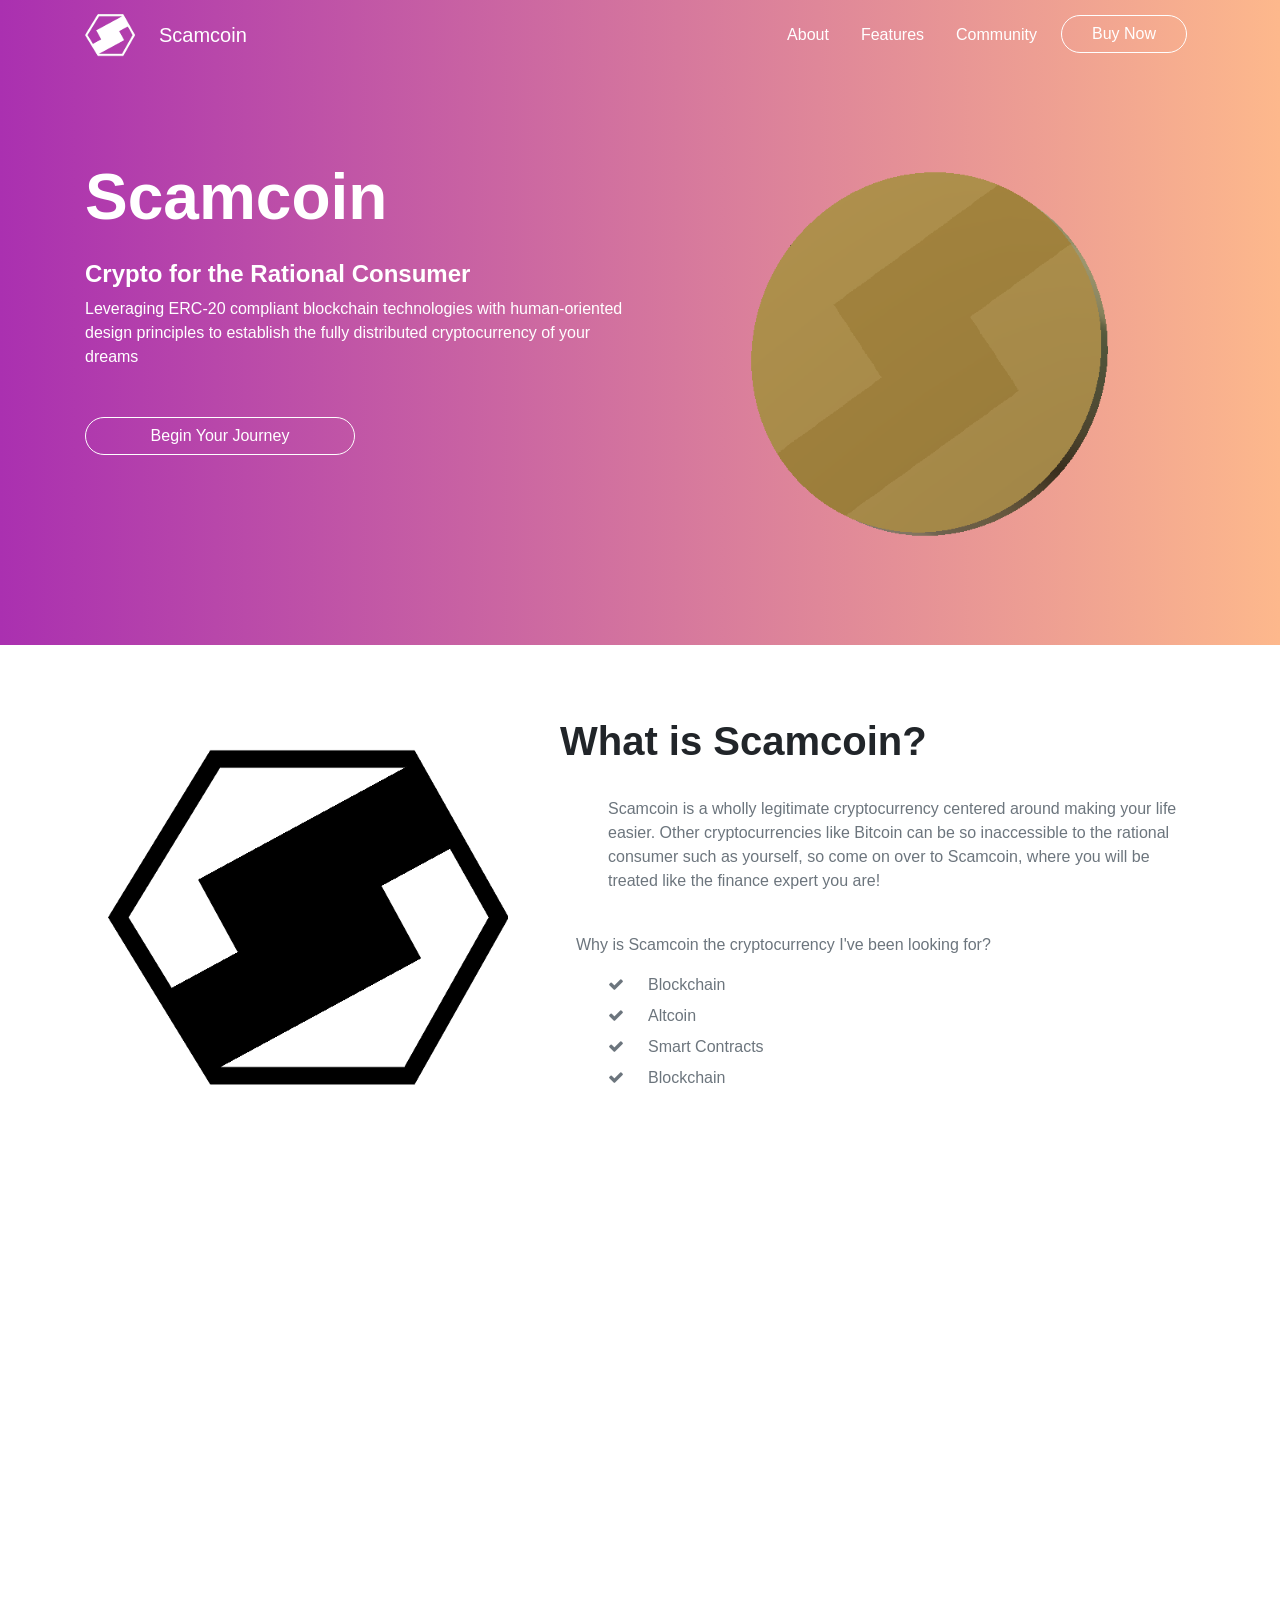
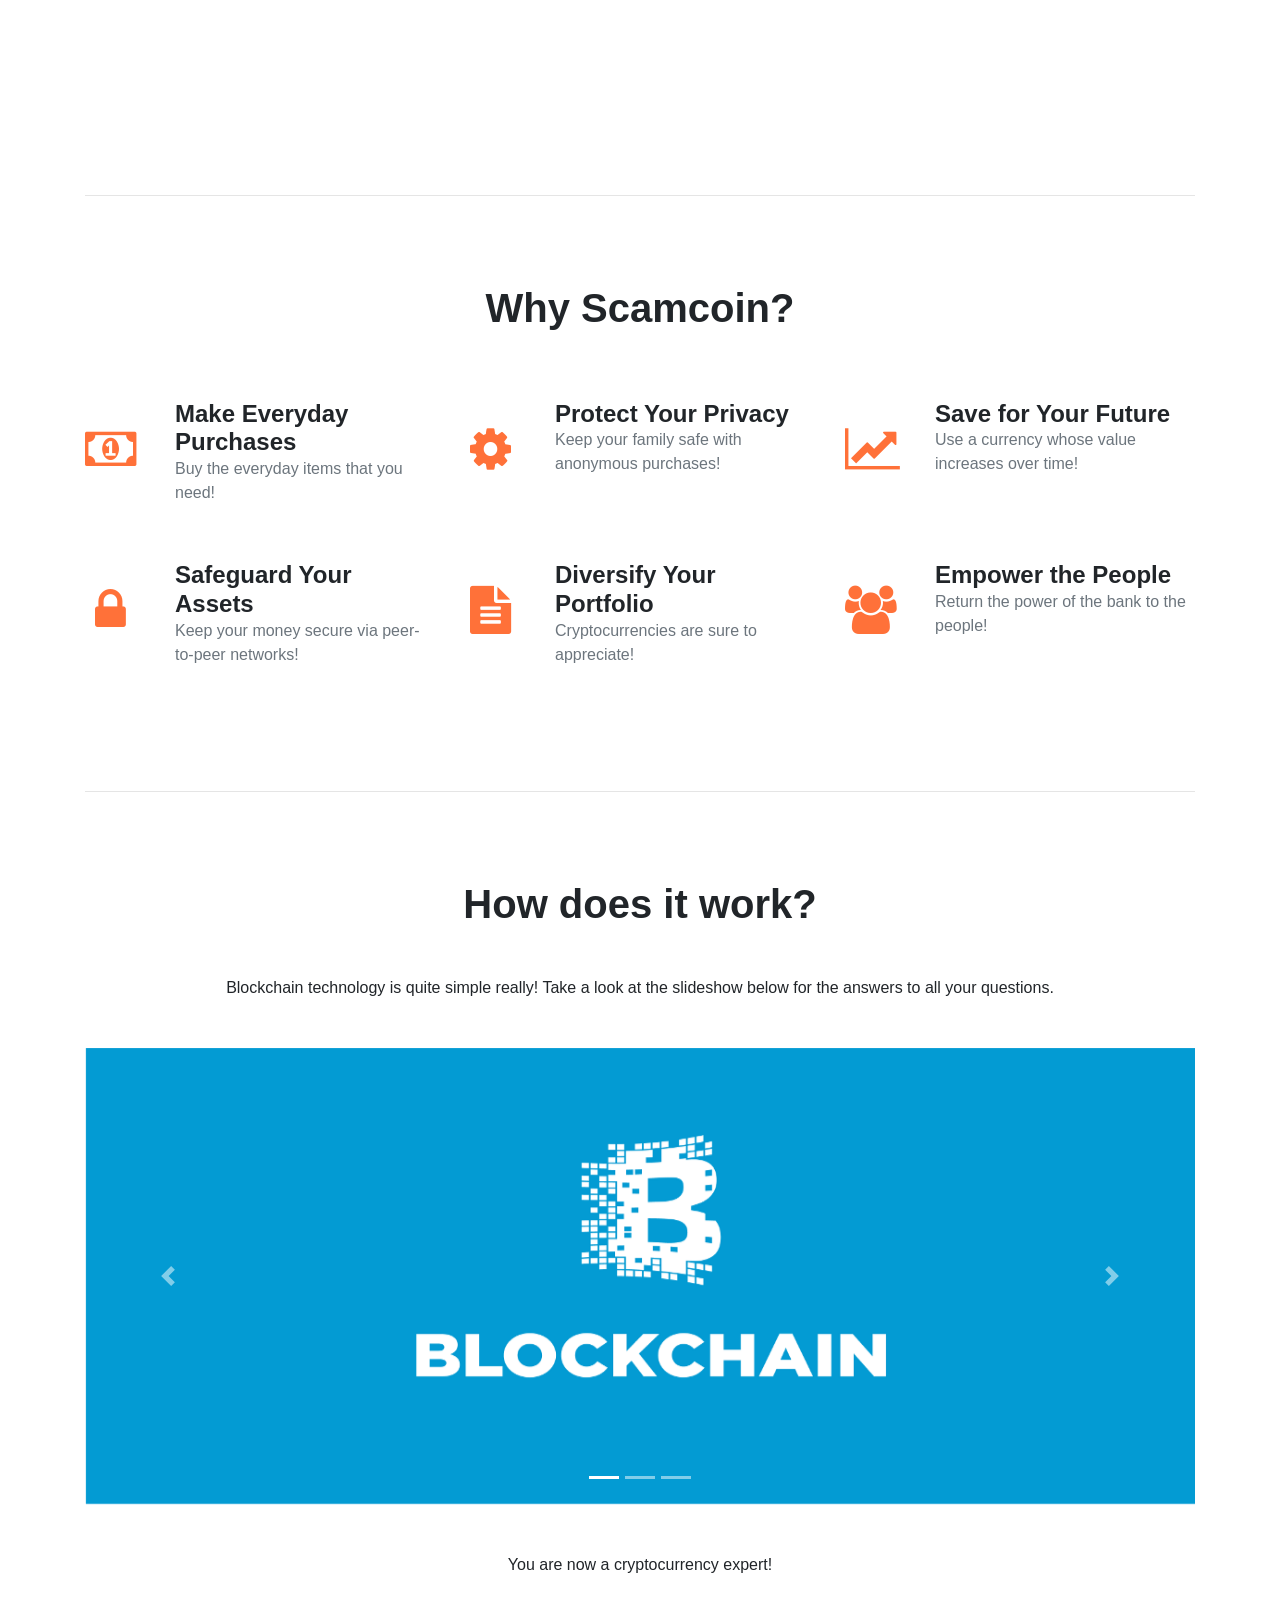
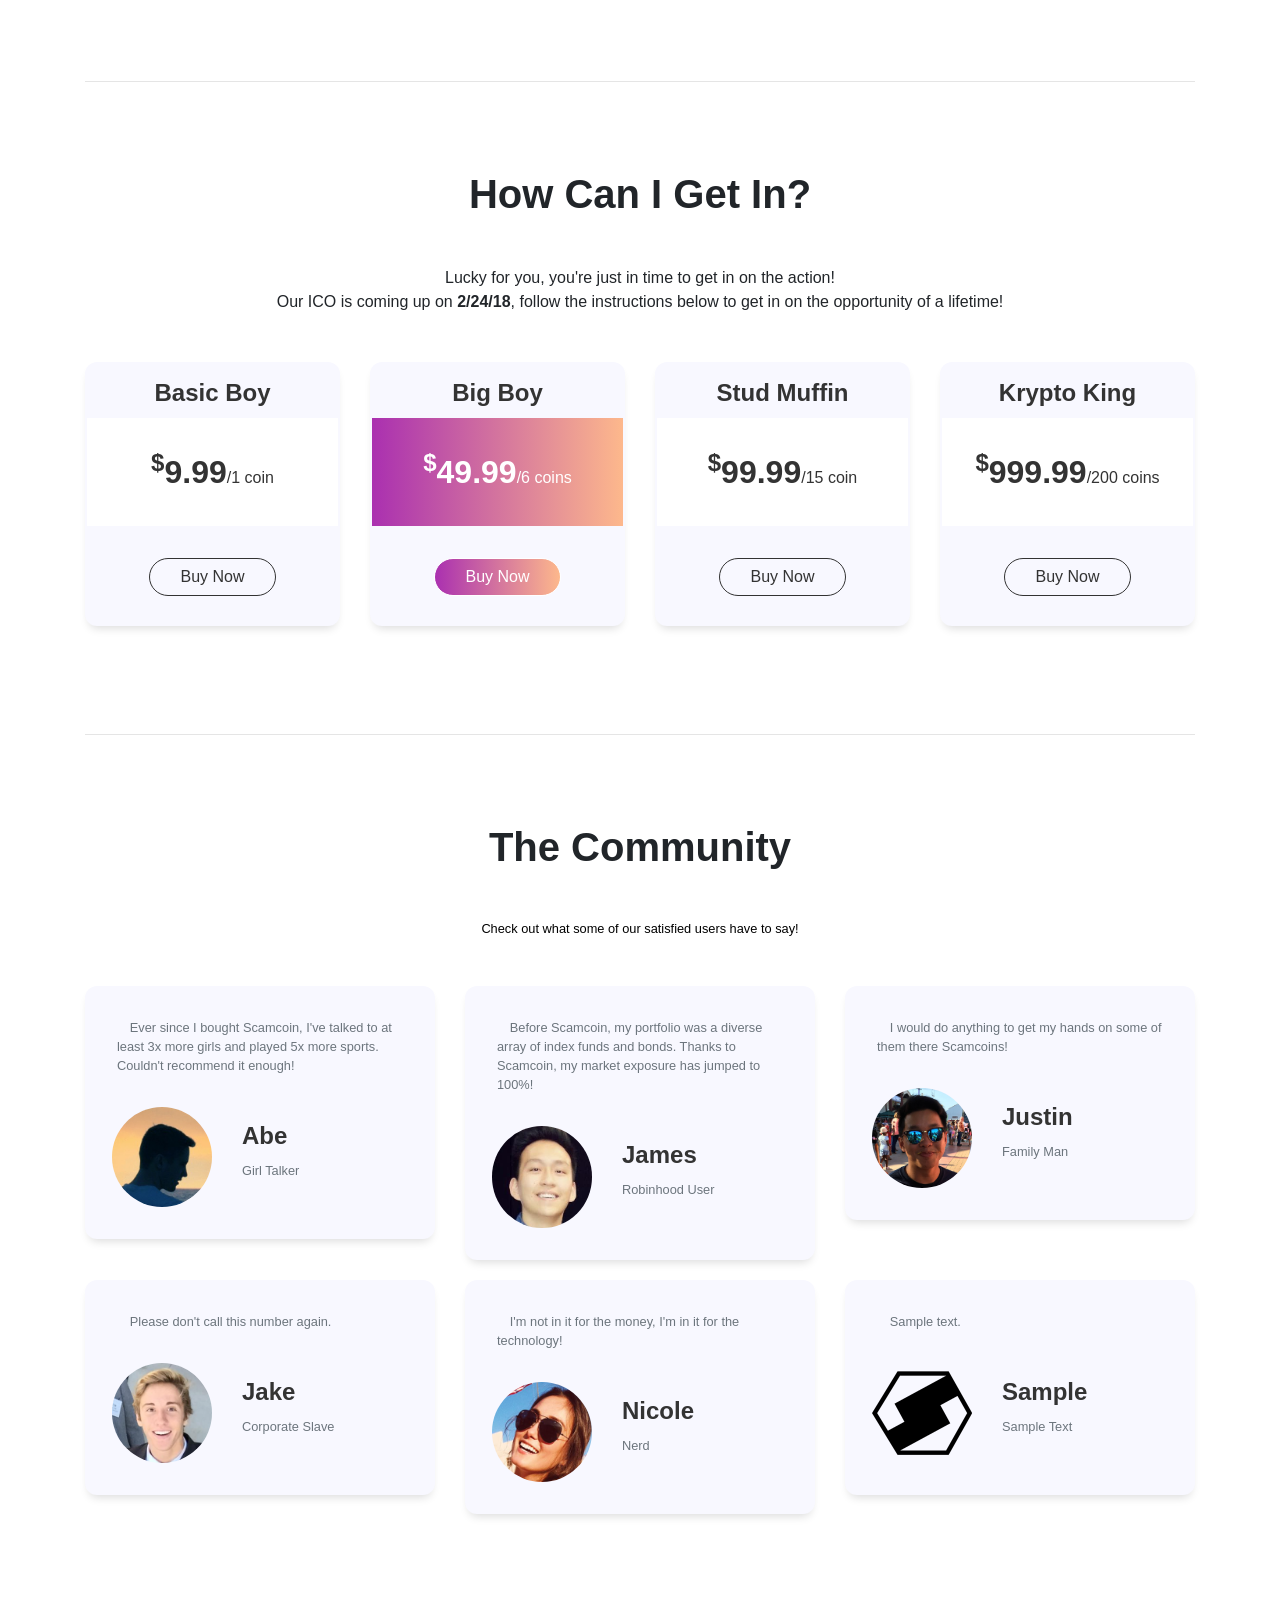
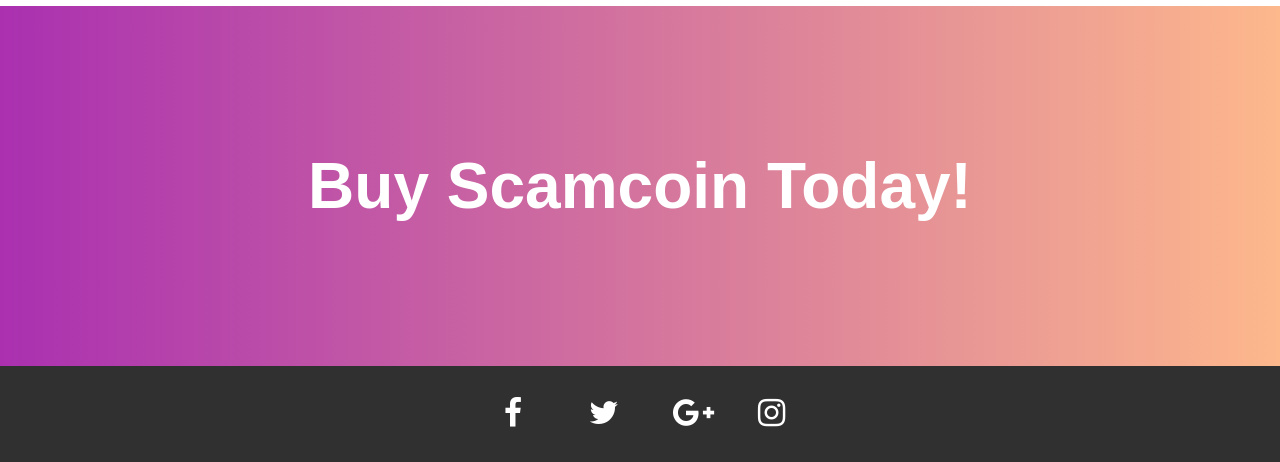
<file: index.html>
<!DOCTYPE html>
<html lang="en">

<head>
	<title>Scamcoin</title>
	<meta name="description" content="A cryptocurrency for the rational consumer"/>
	<meta name="viewport" content="width=device-width, initial-scale=1, maximum-scale=1, user-scalable=no">
	<link href="https://maxcdn.bootstrapcdn.com/bootstrap/4.0.0/css/bootstrap.min.css" rel="stylesheet">
	<link href="https://maxcdn.bootstrapcdn.com/font-awesome/4.7.0/css/font-awesome.min.css" rel="stylesheet">
	<link href="styles/main.css" rel="stylesheet">
</head>

<body>
	<header class="color-change text-white">
		<nav class="color-change navbar navbar-expand-md fixed-top">
			<div class="container">
				<a href="#home"><img class="pr-4" src="images/logo.png" alt="scam logo"></a>
				<a class="navbar-brand p-0 text-white" href="#home">Scamcoin</a>
				<div class="collapse navbar-collapse">
					<ul class="navbar-nav ml-auto">
						<li class="nav-item mx-2"><a class="nav-link text-white" href="#about">About</a></li>
						<li class="nav-item mx-2"><a class="nav-link text-white" href="#features">Features</a></li>
						<li class="nav-item mx-2"><a class="nav-link text-white" href="#community">Community</a></li>
						<li class="nav-item mx-2"><a class="btn btn-outline-neutral btn-round" href="#ico">Buy Now</a></li>
					</ul>
				</div>
			</div>
		</nav>
		<div id="home" class="container section">
			<div class="row navbar-offset">
				<div class="col-lg-6 col-md-12 col-sm-12">
					<h1 class="my-4">Scamcoin</h1>
					<h3>Crypto for the Rational Consumer</h3>
					<p class="py-2">Leveraging ERC-20 compliant blockchain technologies with human-oriented design principles to establish the fully distributed cryptocurrency of your dreams</p>
					<a class="col-lg-6 offset-lg-0 col-md-6 offset-md-3 col-sm-8 offset-sm-2 mt-4 btn btn-outline-neutral btn-round" href="#about">Begin Your Journey</a>
				</div>
				<div class="col-lg-6 col-md-12 col-sm-12">
					<img id="main-img" class="img-fluid" src="images/coin/coin1.png" alt="Image">
				</div>
			</div>
		</div>
	</header>

	<div id="about" class="container section">
		<div class="row">
			<div class="col-md-5 col-sm-12"><img id="logo" class="img-fluid" src="images/logoBlack.png" alt="Logo"/></div>
			<div class="col-md-7 col-sm-12">
				<h2 class="mb-2">What is Scamcoin?</h2>
				<p class="pl-5 pt-4 text-muted">Scamcoin is a wholly legitimate cryptocurrency centered around making your life easier. Other cryptocurrencies like Bitcoin can be so inaccessible to the rational consumer such as yourself, so come on over to Scamcoin, where you will be treated like the finance expert you are!</p>
				<p class="pl-3 pt-4 text-muted">Why is Scamcoin the cryptocurrency I've been looking for?</p>
				<ul class="my-2 pl-5 list-unstyled text-muted">
					<li class="about-list"><i class="fa fa-check pr-4"></i>Blockchain</li>
					<li class="about-list"><i class="fa fa-check pr-4"></i>Altcoin</li>
					<li class="about-list"><i class="fa fa-check pr-4"></i>Smart Contracts</li>
					<li class="about-list"><i class="fa fa-check pr-4"></i>Blockchain</li>
				</ul>
			</div>
		</div>
		<iframe id="promo-vid" width="80%" height="500" src="https://www.youtube.com/embed/GdoDyQt9dW0" frameborder="0" allow="encrypted-media" allowfullscreen></iframe>
	</div>

	<div class="container">
		<hr/>
	</div>

	<div id="features" class="container section">	
		<h2 class="mb-5 text-center">Why Scamcoin?</h2>
		<div class="row">
			<div class="col-lg-4 col-md-6 col-sm-12 use-block">
				<i class="fa fa-money"></i>
				<h4>Make Everyday Purchases</h4>
				<p class="text-muted">Buy the everyday items that you need!</p>
			</div>
			<div class="col-lg-4 col-md-6 col-sm-12 use-block">
				<i class="fa fa-cog"></i>
				<h4>Protect Your Privacy</h4>
				<p class="text-muted">Keep your family safe with anonymous purchases!</p>
			</div>
			<div class="col-lg-4 col-md-6 col-sm-12 use-block">
				<i class="fa fa-line-chart"></i>
				<h4>Save for Your Future</h4>
				<p class="text-muted">Use a currency whose value increases over time!</p>
			</div>
			<div class="col-lg-4 col-md-6 col-sm-12 use-block">
				<i class="fa fa-lock"></i>
				<h4>Safeguard Your Assets</h4>
				<p class="text-muted">Keep your money secure via peer-to-peer networks!</p>
			</div>
			<div class="col-lg-4 col-md-6 col-sm-12 use-block">
				<i class="fa fa-file-text"></i>
				<h4>Diversify Your Portfolio</h4>
				<p class="text-muted">Cryptocurrencies are sure to appreciate!</p>
			</div>
			<div class="col-lg-4 col-md-6 col-sm-12 use-block">
				<i class="fa fa-users"></i>
				<h4>Empower the People</h4>
				<p class="text-muted">Return the power of the bank to the people!</p>
			</div>
		</div>
	</div>

	<div class="container">
		<hr/>
	</div>

	<div class="container section text-center">
		<h2 class="mb-5">How does it work?</h2>
		<p class="mb-5">Blockchain technology is quite simple really! Take a look at the slideshow below for the answers to all your questions.</p>
		<div id="how-it-works-carousel" class="mb-5 carousel slide" data-ride="carousel">
			<ol class="carousel-indicators">
				<li data-target="#how-it-works-carousel" data-slide-to="0" class="active"></li>
				<li data-target="#how-it-works-carousel" data-slide-to="1"></li>
				<li data-target="#how-it-works-carousel" data-slide-to="2"></li>
			</ol>
			<div class="carousel-inner" role="listbox">
				<div class="carousel-item active">
					<img class="d-block w-100" src="images/info3.png" alt="Blockchain"/>
				</div>
				<div class="carousel-item">
					<img class="d-block w-100" src="images/info2.png" alt="Network"/>
				</div>
				<div class="carousel-item">
					<img class="d-block w-100" src="images/info1.png" alt="Handshake"/>
				</div>
			</div>
			<a class="carousel-control-prev" href="#how-it-works-carousel" role="button" data-slide="prev">
				<span class="carousel-control-prev-icon" aria-hidden="true"></span>
				<span class="sr-only">Previous</span>
			</a>
			<a class="carousel-control-next" href="#how-it-works-carousel" role="button" data-slide="next">
				<span class="carousel-control-next-icon" aria-hidden="true"></span>
				<span class="sr-only">Next</span>
			</a>
		</div>
		<p>You are now a cryptocurrency expert!</p>
	</div>

	<div class="container">
		<hr/>
	</div>

	<div id="ico" class="container section">
		<div class="text-center">
			<h2 class="mb-5">How Can I Get In?</h2>
			<p class="mb-5">Lucky for you, you're just in time to get in on the action!<br>Our ICO is coming up on <span style="font-weight:bold">2/24/18</span>, follow the instructions below to get in on the opportunity of a lifetime!</p>
		</div>
		<div class="row">
			<div class="col-lg-3 col-md-6">
				<div class="card text-center">
					<div class="card-body">
						<h5>Basic Boy</h5>
						<div class="price"><sup>$</sup>9.99<small>/1 coin</small></div>
					</div>
					<div class="card-footer">
						<a class="btn btn-outline-default btn-round" href="https://www.ethereum.org/" target="_blank">Buy Now</a>
					</div>
				</div>
			</div>
			<div class="col-lg-3 col-md-6">
				<div class="card text-center">
					<div class="card-body">
						<h5>Big Boy</h5>
						<div class="price recommended-package color-change"><sup>$</sup><span>49.99</span><small>/6 coins</small></div>
					</div>
					<div class="card-footer">
						<a class="btn btn-outline-neutral btn-round recommended-package color-change" class="btn btn-round color-change" href="https://www.ethereum.org/" target="_blank">Buy Now</a>
					</div>
				</div>
			</div>
			<div class="col-lg-3 col-md-6">
				<div class="card text-center">
					<div class="card-body">
						<h5>Stud Muffin</h5>
						<div class="price"><sup>$</sup>99.99<small>/15 coin</small></div>
					</div>
					<div class="card-footer">
						<a class="btn btn-outline-default btn-round" href="https://www.ethereum.org/" target="_blank">Buy Now</a>
					</div>
				</div>
			</div>
			<div class="col-lg-3 col-md-6">
				<div class="card text-center">
					<div class="card-body">
						<h5>Krypto King</h5>
						<div class="price"><sup>$</sup>999.99<small>/200 coins</small></div>
					</div>
					<div class="card-footer">
						<a class="btn btn-outline-default btn-round" href="https://www.ethereum.org/" target="_blank">Buy Now</a>
					</div>
				</div>
			</div>
		</div>
	</div>

	<div class="container">
		<hr/>
	</div>

	<div id="community" class="container section">
		<div class="text-center mb-5">
			<h2 class="mb-5">The Community</h2>
			<p>Check out what some of our satisfied users have to say!</p>
		</div>
		<div class="row">
			<div class="col-sm-12 col-md-6 col-lg-4">
				<div class="card">
					<p class="text-muted">&emsp;Ever since I bought Scamcoin, I've talked to at least 3x more girls and played 5x more sports. Couldn't recommend it enough!</p>
					<div class="row pt-3">
						<div class="col-xs-5"><img class="img-fluid" src="images/abe.png"/></div>
						<div class="col-xs-7">
							<h5>Abe</h5>
							<p class="text-muted">Girl Talker</p>
						</div>
					</div>
				</div>
			</div>
			<div class="col-sm-12 col-md-6 col-lg-4">
				<div class="card">
					<p class="text-muted">&emsp;Before Scamcoin, my portfolio was a diverse array of index funds and bonds. Thanks to Scamcoin, my market exposure has jumped to 100%!</p>
					<div class="row pt-3">
						<div class="col-xs-5"><img class="img-fluid" src="images/james.png"/></div>
						<div class="col-xs-7">
							<h5>James</h5>
							<p class="text-muted">Robinhood User</p>
						</div>
					</div>
				</div>
			</div>
			<div class="col-sm-12 col-md-6 col-lg-4">
				<div class="card">
					<p class="text-muted">&emsp;I would do anything to get my hands on some of them there Scamcoins!</p>
					<div class="row pt-3">
						<div class="col-xs-5"><img class="img-fluid" src="images/justin.png"/></div>
						<div class="col-xs-7">
							<h5>Justin</h5>
							<p class="text-muted">Family Man</p>
						</div>
					</div>
				</div>
			</div>
			<div id="row-buffer"></div>
			<div class="col-sm-12 col-md-6 col-lg-4">
				<div class="card">
					<p class="text-muted">&emsp;Please don't call this number again.</p>
					<div class="row pt-3">
						<div class="col-xs-5"><img class="img-fluid" src="images/jake.png"/></div>
						<div class="col-xs-7">
							<h5>Jake</h5>
							<p class="text-muted">Corporate Slave</p>
						</div>
					</div>
				</div>
			</div>
			<div class="col-sm-12 col-md-6 col-lg-4">
				<div class="card">
					<p class="text-muted">&emsp;I'm not in it for the money, I'm in it for the technology!</p>
					<div class="row pt-3">
						<div class="col-xs-5"><img class="img-fluid" src="images/nicole.png"/></div>
						<div class="col-xs-7">
							<h5>Nicole</h5>
							<p class="text-muted">Nerd</p>
						</div>
					</div>
				</div>
			</div>
			<div class="col-sm-12 col-md-6 col-lg-4">
				<div class="card">
					<p class="text-muted">&emsp;Sample text.</p>
					<div class="row pt-3">
						<div class="col-xs-5"><img class="img-fluid" src="images/logoBlack.png"/></div>
						<div class="col-xs-7">
							<h5>Sample</h5>
							<p class="text-muted">Sample Text</p>
						</div>
					</div>
				</div>
			</div>
		</div>
	</div>

	<div class="color-change">
		<div class="container text-center text-white outro">
			<h1>Buy Scamcoin Today!</h1>
		</div>
	</div>

	<footer>
		<div class="container">
			<div class="row text-center">
				<div class="col-md-12">
					<a class="btn btn-link" href="https://www.facebook.com/" target="_blank"><i class="fa fa-facebook fa-2x" aria-hidden="true"></i></a>
					<a class="btn btn-link" href="https://www.twitter.com/" target="_blank"><i class="fa fa-twitter fa-2x" aria-hidden="true"></i></a>
					<a class="btn btn-link" href="https://www.plus.google.com/" target="_blank"><i class="fa fa-google-plus fa-2x" aria-hidden="true"></i></a>
					<a class="btn btn-link" href="https://www.instagram.com/" target="_blank"><i class="fa fa-instagram fa-2x" aria-hidden="true"></i></a>
				</div>
			</div>
		</div>
	</footer>

	<script src="https://ajax.googleapis.com/ajax/libs/jquery/3.3.1/jquery.min.js"></script>
	<script src="https://maxcdn.bootstrapcdn.com/bootstrap/4.0.0/js/bootstrap.bundle.min.js"></script>
	<script src="js/animate.js" type="text/javascript" async></script>

</body>
</html>
</file>
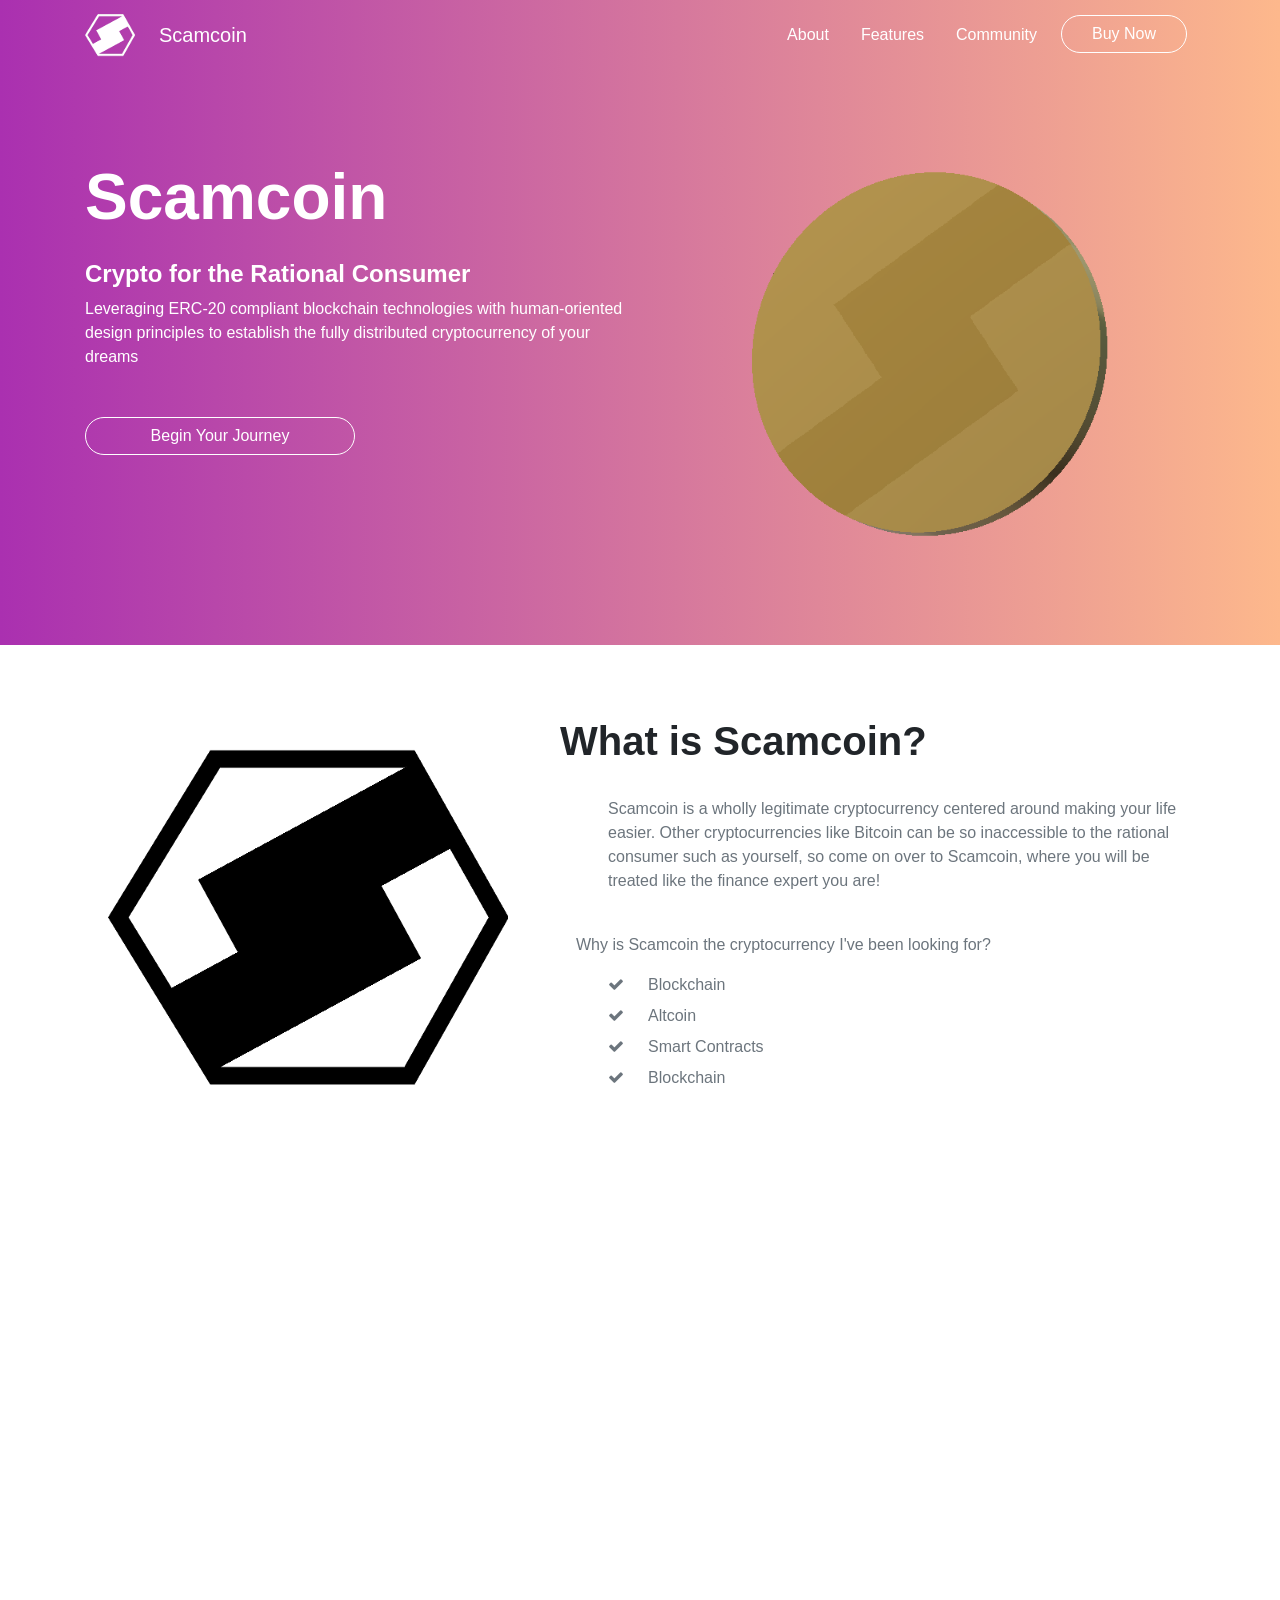
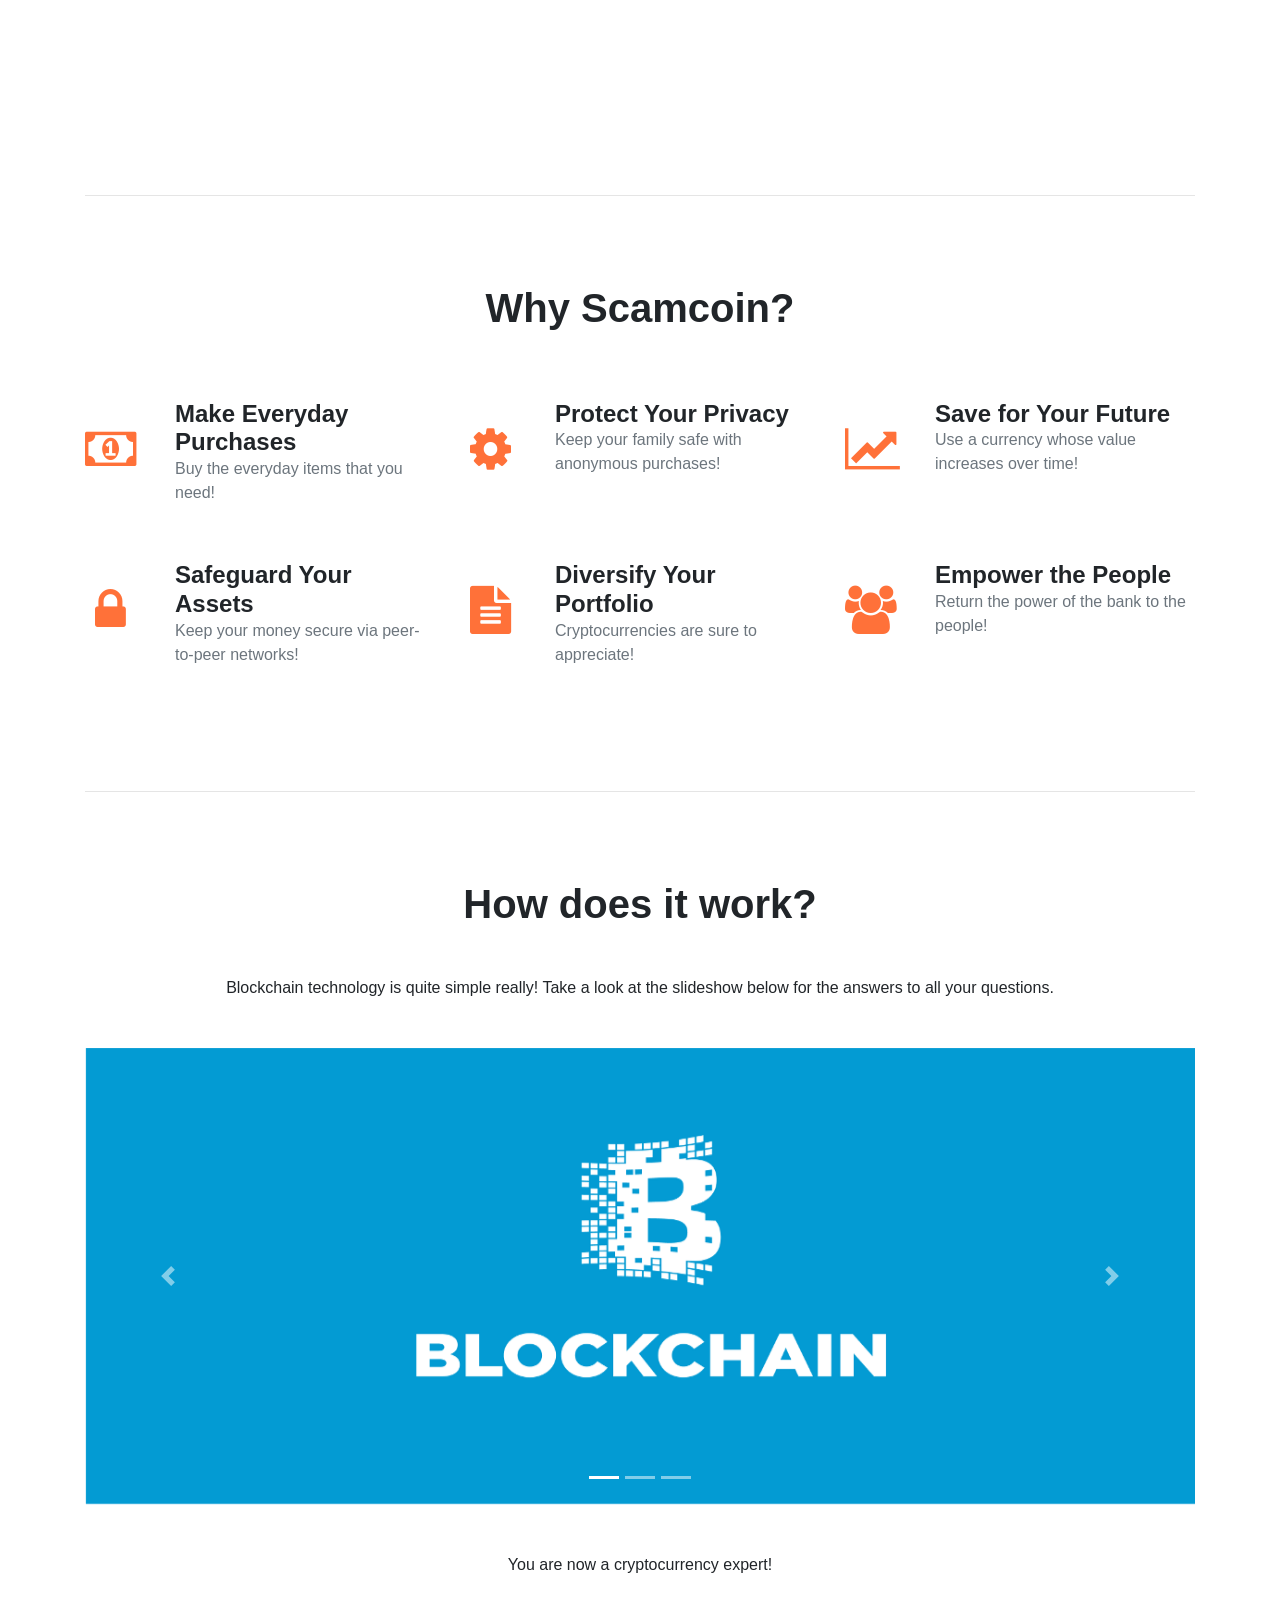
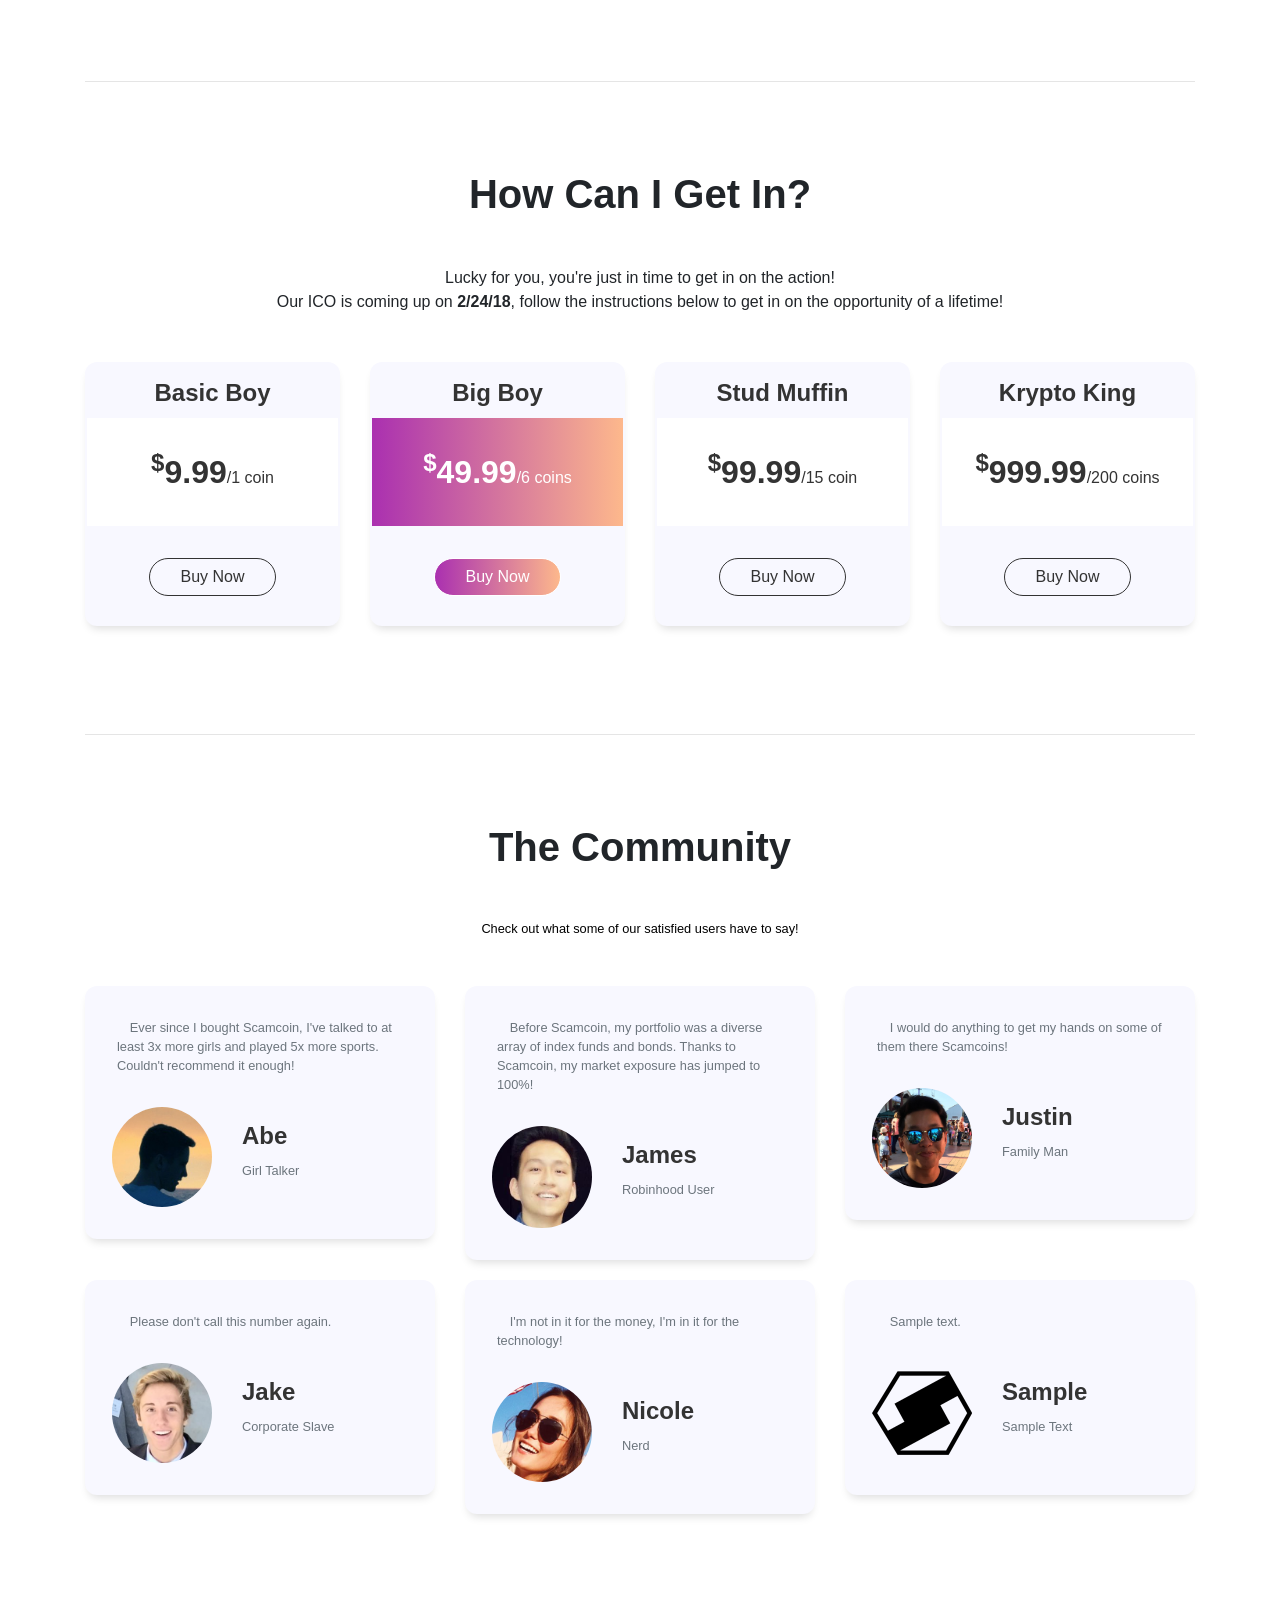
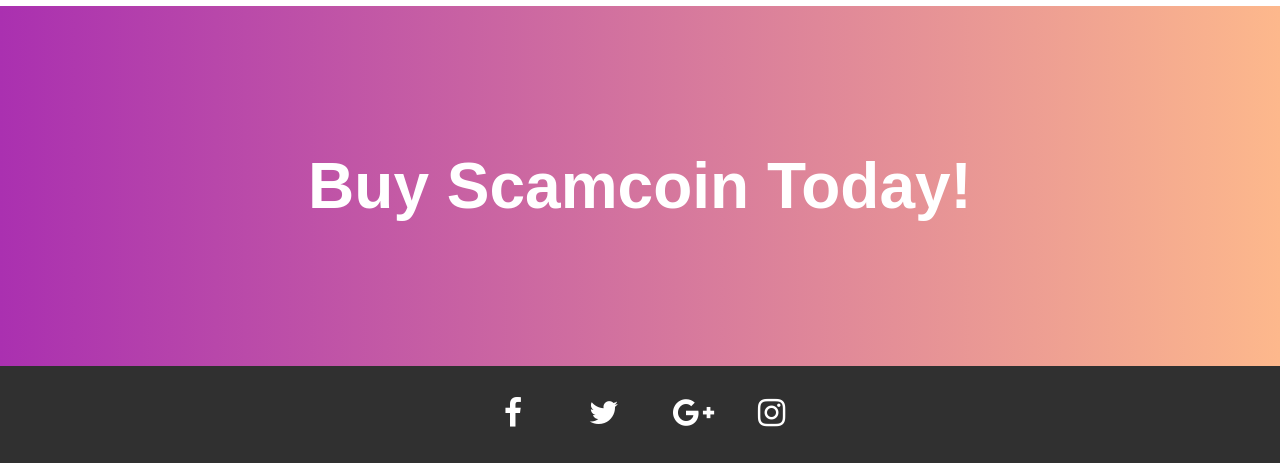
<file: index.min.html>
<!DOCTYPE html>
<html lang="en">
<head>
<title>Scamcoin</title>
<meta name="description" content="A cryptocurrency for the rational consumer">
<meta name="viewport" content="width=device-width,initial-scale=1,maximum-scale=1,user-scalable=no">
<link href="https://maxcdn.bootstrapcdn.com/bootstrap/4.0.0/css/bootstrap.min.css" rel="stylesheet">
<link href="https://maxcdn.bootstrapcdn.com/font-awesome/4.7.0/css/font-awesome.min.css" rel="stylesheet">
<link href="styles/main.css" rel="stylesheet">
</head>
<body>
<header class="color-change text-white">
<nav class="color-change navbar navbar-expand-md fixed-top">
<div class="container">
<a href="#home"><img class="pr-4" src="images/logo.png" alt="scam logo"></a>
<a class="navbar-brand p-0 text-white" href="#home">Scamcoin</a>
<div class="collapse navbar-collapse">
<ul class="navbar-nav ml-auto">
<li class="nav-item mx-2"><a class="nav-link text-white" href="#about">About</a></li>
<li class="nav-item mx-2"><a class="nav-link text-white" href="#features">Features</a></li>
<li class="nav-item mx-2"><a class="nav-link text-white" href="#community">Community</a></li>
<li class="nav-item mx-2"><a class="btn btn-outline-neutral btn-round" href="#ico">Buy Now</a></li>
</ul>
</div>
</div>
</nav>
<div id="home" class="container section">
<div class="row navbar-offset">
<div class="col-lg-6 col-md-12 col-sm-12">
<h1 class="my-4">Scamcoin</h1>
<h3>Crypto for the Rational Consumer</h3>
<p class="py-2">Leveraging ERC-20 compliant blockchain technologies with human-oriented design principles to establish the fully distributed cryptocurrency of your dreams</p>
<a class="col-lg-6 offset-lg-0 col-md-6 offset-md-3 col-sm-8 offset-sm-2 mt-4 btn btn-outline-neutral btn-round" href="#about">Begin Your Journey</a>
</div>
<div class="col-lg-6 col-md-12 col-sm-12">
<img id="main-img" class="img-fluid" src="images/coin/coin1.png" alt="Image">
</div>
</div>
</div>
</header>
<div id="about" class="container section">
<div class="row">
<div class="col-md-5 col-sm-12"><img id="logo" class="img-fluid" src="images/logoBlack.png" alt="Logo"></div>
<div class="col-md-7 col-sm-12">
<h2 class="mb-2">What is Scamcoin?</h2>
<p class="pl-5 pt-4 text-muted">Scamcoin is a wholly legitimate cryptocurrency centered around making your life easier. Other cryptocurrencies like Bitcoin can be so inaccessible to the rational consumer such as yourself, so come on over to Scamcoin, where you will be treated like the finance expert you are!</p>
<p class="pl-3 pt-4 text-muted">Why is Scamcoin the cryptocurrency I've been looking for?</p>
<ul class="my-2 pl-5 list-unstyled text-muted">
<li class="about-list"><i class="fa fa-check pr-4"></i>Blockchain</li>
<li class="about-list"><i class="fa fa-check pr-4"></i>Altcoin</li>
<li class="about-list"><i class="fa fa-check pr-4"></i>Smart Contracts</li>
<li class="about-list"><i class="fa fa-check pr-4"></i>Blockchain</li>
</ul>
</div>
</div>
<iframe id="promo-vid" width="80%" height="500" src="https://www.youtube.com/embed/GdoDyQt9dW0" frameborder="0" allow="encrypted-media" allowfullscreen></iframe>
</div>
<div class="container">
<hr>
</div>
<div id="features" class="container section">
<h2 class="mb-5 text-center">Why Scamcoin?</h2>
<div class="row">
<div class="col-lg-4 col-md-6 col-sm-12 use-block">
<i class="fa fa-money"></i>
<h4>Make Everyday Purchases</h4>
<p class="text-muted">Buy the everyday items that you need!</p>
</div>
<div class="col-lg-4 col-md-6 col-sm-12 use-block">
<i class="fa fa-cog"></i>
<h4>Protect Your Privacy</h4>
<p class="text-muted">Keep your family safe with anonymous purchases!</p>
</div>
<div class="col-lg-4 col-md-6 col-sm-12 use-block">
<i class="fa fa-line-chart"></i>
<h4>Save for Your Future</h4>
<p class="text-muted">Use a currency whose value increases over time!</p>
</div>
<div class="col-lg-4 col-md-6 col-sm-12 use-block">
<i class="fa fa-lock"></i>
<h4>Safeguard Your Assets</h4>
<p class="text-muted">Keep your money secure via peer-to-peer networks!</p>
</div>
<div class="col-lg-4 col-md-6 col-sm-12 use-block">
<i class="fa fa-file-text"></i>
<h4>Diversify Your Portfolio</h4>
<p class="text-muted">Cryptocurrencies are sure to appreciate!</p>
</div>
<div class="col-lg-4 col-md-6 col-sm-12 use-block">
<i class="fa fa-users"></i>
<h4>Empower the People</h4>
<p class="text-muted">Return the power of the bank to the people!</p>
</div>
</div>
</div>
<div class="container">
<hr>
</div>
<div class="container section text-center">
<h2 class="mb-5">How does it work?</h2>
<p class="mb-5">Blockchain technology is quite simple really! Take a look at the slideshow below for the answers to all your questions.</p>
<div id="how-it-works-carousel" class="mb-5 carousel slide" data-ride="carousel">
<ol class="carousel-indicators">
<li data-target="#how-it-works-carousel" data-slide-to="0" class="active"></li>
<li data-target="#how-it-works-carousel" data-slide-to="1"></li>
<li data-target="#how-it-works-carousel" data-slide-to="2"></li>
</ol>
<div class="carousel-inner" role="listbox">
<div class="carousel-item active">
<img class="d-block w-100" src="images/info3.png" alt="Blockchain">
</div>
<div class="carousel-item">
<img class="d-block w-100" src="images/info2.png" alt="Network">
</div>
<div class="carousel-item">
<img class="d-block w-100" src="images/info1.png" alt="Handshake">
</div>
</div>
<a class="carousel-control-prev" href="#how-it-works-carousel" role="button" data-slide="prev">
<span class="carousel-control-prev-icon" aria-hidden="true"></span>
<span class="sr-only">Previous</span>
</a>
<a class="carousel-control-next" href="#how-it-works-carousel" role="button" data-slide="next">
<span class="carousel-control-next-icon" aria-hidden="true"></span>
<span class="sr-only">Next</span>
</a>
</div>
<p>You are now a cryptocurrency expert!</p>
</div>
<div class="container">
<hr>
</div>
<div id="ico" class="container section">
<div class="text-center">
<h2 class="mb-5">How Can I Get In?</h2>
<p class="mb-5">Lucky for you, you're just in time to get in on the action!<br>Our ICO is coming up on <span style="font-weight:700">2/24/18</span>, follow the instructions below to get in on the opportunity of a lifetime!</p>
</div>
<div class="row">
<div class="col-lg-3 col-md-6">
<div class="card text-center">
<div class="card-body">
<h5>Basic Boy</h5>
<div class="price"><sup>$</sup>9.99<small>/1 coin</small></div>
</div>
<div class="card-footer">
<a class="btn btn-outline-default btn-round" href="https://www.ethereum.org/" target="_blank">Buy Now</a>
</div>
</div>
</div>
<div class="col-lg-3 col-md-6">
<div class="card text-center">
<div class="card-body">
<h5>Big Boy</h5>
<div class="price recommended-package color-change"><sup>$</sup><span>49.99</span><small>/6 coins</small></div>
</div>
<div class="card-footer">
<a class="btn btn-outline-neutral btn-round recommended-package color-change" class="btn btn-round color-change" href="https://www.ethereum.org/" target="_blank">Buy Now</a>
</div>
</div>
</div>
<div class="col-lg-3 col-md-6">
<div class="card text-center">
<div class="card-body">
<h5>Stud Muffin</h5>
<div class="price"><sup>$</sup>99.99<small>/15 coin</small></div>
</div>
<div class="card-footer">
<a class="btn btn-outline-default btn-round" href="https://www.ethereum.org/" target="_blank">Buy Now</a>
</div>
</div>
</div>
<div class="col-lg-3 col-md-6">
<div class="card text-center">
<div class="card-body">
<h5>Krypto King</h5>
<div class="price"><sup>$</sup>999.99<small>/200 coins</small></div>
</div>
<div class="card-footer">
<a class="btn btn-outline-default btn-round" href="https://www.ethereum.org/" target="_blank">Buy Now</a>
</div>
</div>
</div>
</div>
</div>
<div class="container">
<hr>
</div>
<div id="community" class="container section">
<div class="text-center mb-5">
<h2 class="mb-5">The Community</h2>
<p>Check out what some of our satisfied users have to say!</p>
</div>
<div class="row">
<div class="col-sm-12 col-md-6 col-lg-4">
<div class="card">
<p class="text-muted">&emsp;Ever since I bought Scamcoin, I've talked to at least 3x more girls and played 5x more sports. Couldn't recommend it enough!</p>
<div class="row pt-3">
<div class="col-xs-5"><img class="img-fluid" src="images/abe.png"></div>
<div class="col-xs-7">
<h5>Abe</h5>
<p class="text-muted">Girl Talker</p>
</div>
</div>
</div>
</div>
<div class="col-sm-12 col-md-6 col-lg-4">
<div class="card">
<p class="text-muted">&emsp;Before Scamcoin, my portfolio was a diverse array of index funds and bonds. Thanks to Scamcoin, my market exposure has jumped to 100%!</p>
<div class="row pt-3">
<div class="col-xs-5"><img class="img-fluid" src="images/james.png"></div>
<div class="col-xs-7">
<h5>James</h5>
<p class="text-muted">Robinhood User</p>
</div>
</div>
</div>
</div>
<div class="col-sm-12 col-md-6 col-lg-4">
<div class="card">
<p class="text-muted">&emsp;I would do anything to get my hands on some of them there Scamcoins!</p>
<div class="row pt-3">
<div class="col-xs-5"><img class="img-fluid" src="images/justin.png"></div>
<div class="col-xs-7">
<h5>Justin</h5>
<p class="text-muted">Family Man</p>
</div>
</div>
</div>
</div>
<div id="row-buffer"></div>
<div class="col-sm-12 col-md-6 col-lg-4">
<div class="card">
<p class="text-muted">&emsp;Please don't call this number again.</p>
<div class="row pt-3">
<div class="col-xs-5"><img class="img-fluid" src="images/jake.png"></div>
<div class="col-xs-7">
<h5>Jake</h5>
<p class="text-muted">Corporate Slave</p>
</div>
</div>
</div>
</div>
<div class="col-sm-12 col-md-6 col-lg-4">
<div class="card">
<p class="text-muted">&emsp;I'm not in it for the money, I'm in it for the technology!</p>
<div class="row pt-3">
<div class="col-xs-5"><img class="img-fluid" src="images/nicole.png"></div>
<div class="col-xs-7">
<h5>Nicole</h5>
<p class="text-muted">Nerd</p>
</div>
</div>
</div>
</div>
<div class="col-sm-12 col-md-6 col-lg-4">
<div class="card">
<p class="text-muted">&emsp;Sample text.</p>
<div class="row pt-3">
<div class="col-xs-5"><img class="img-fluid" src="images/logoBlack.png"></div>
<div class="col-xs-7">
<h5>Sample</h5>
<p class="text-muted">Sample Text</p>
</div>
</div>
</div>
</div>
</div>
</div>
<div class="color-change">
<div class="container text-center text-white outro">
<h1>Buy Scamcoin Today!</h1>
</div>
</div>
<footer>
<div class="container">
<div class="row text-center">
<div class="col-md-12">
<a class="btn btn-link" href="https://www.facebook.com/" target="_blank"><i class="fa fa-facebook fa-2x" aria-hidden="true"></i></a>
<a class="btn btn-link" href="https://www.twitter.com/" target="_blank"><i class="fa fa-twitter fa-2x" aria-hidden="true"></i></a>
<a class="btn btn-link" href="https://www.plus.google.com/" target="_blank"><i class="fa fa-google-plus fa-2x" aria-hidden="true"></i></a>
<a class="btn btn-link" href="https://www.instagram.com/" target="_blank"><i class="fa fa-instagram fa-2x" aria-hidden="true"></i></a></div>
<div class="col-md-12">
</div>
</div>
</div>
</footer>
<script src="https://ajax.googleapis.com/ajax/libs/jquery/3.3.1/jquery.min.js"></script>
<script src="https://maxcdn.bootstrapcdn.com/bootstrap/4.0.0/js/bootstrap.bundle.min.js"></script>
<script src="js/animate.js" async></script>
</body>
</html>
</file>
<file: styles/main.css>
body, p {
 	font-family: "Roboto", sans-serif;
 	font-size: 1rem;
  	font-weight: 500;
}

h1, h2, h3, h4, h5 {
	font-family: "Roboto", sans-serif;
	font-weight: 600;
	font-size: 2.5rem;
	margin: 0px;
}

h1 {
	font-size: 4rem;
}

h3, h4, h5 {
	font-size: 1.5rem;
}

footer {
	background-color: #303030;
	display: flex;
	justify-content: center;
	align-items: center;
}

footer .btn {
	color: #fff;
	width: 80px;
	padding: 30px;
}

.btn {
	padding-right: 30px;
	padding-left: 30px;
}

.color-change {
	background: -webkit-linear-gradient(left top, #5634F6, #DB8EC0, #FECAD2);
	/* For Safari 5.1 to 6.0 */
	background: -o-linear-gradient(bottom right, #5634F6, #DB8EC0, #FECAD2);
	/* For Opera 11.1 to 12.0 */
	background: -moz-linear-gradient(bottom right, #5634F6, #DB8EC0, #FECAD2);
	/* For Firefox 3.6 to 15 */
	background: linear-gradient(to bottom right, #5634F6, #DB8EC0, #FECAD2);
}

.section {
	padding-top: 8vh;
	padding-bottom: 8vh;
}

.navbar {
	padding: 10px;
}

.navbar-offset {
	padding-top: 7vh;
}

.use-block {
	margin-top: 20px;
	margin-bottom: 20px;
}

.about-list {
	margin-bottom: 7px;
}

.text-muted {
	font-size: 1rem;
}

.price {
	background-color: #fff;
	font-weight: 600;
	font-size: 2rem;
	padding: 30px 0px 30px 0px;
}

.price small {
	font-size: 1rem;
}

.card .btn {
	color: #333333;
	border-color: #333333;
}

.card-body {
	padding: 2px;
	padding-top: 
}

.card-footer {
	padding: 30px 0px 30px 0px;
}

.card h5 {
	padding-top: 15px;
	padding-bottom: 10px;
}

.recommended-package {
	color: #fff !important;
	border-color: #fff !important;
}

.outro {
	height: 40vh;
	display: flex;
	justify-content: center;
	align-items: center;
}

#logo {
	display: block;
    margin-left: auto;
    margin-right: auto;
    margin-bottom: 50px;
}

#about .fa {
	font-size: 1rem;
	margin-top: 0px;
	margin-right: 0px;
}

#features .fa {
	color: #ff7139;
	float: left;
	margin-right: 40px;
	margin-top: 25px;
	margin-bottom: 25px;
	width: 50px;
	text-align: center;
	font-size: 3rem;
}

#promo-vid {
  display: block;
  margin: 0 auto;
  margin-top: 40px;
}

#community img {
	border-radius: 100%;
	width: 100px;
	height: auto;
}

#community p {
	font-size: 0.8rem;
	color: #000;
}

#community h5 {
	margin-bottom: 0px;
	padding-bottom: 10px;
}

#community .card {
	padding-left: 2rem;
    padding-right: 2rem;
    padding-top: 2rem;
    padding-bottom: 2rem;
    border-radius: 12px;
}

#community img {
	margin-right: 30px;
	margin-left: 10px;
}

/* -------------------- Below from Creative Tim's Paper Kit -------------------- */
.btn-outline-neutral {
  border-color: #FFFFFF;
  color: #FFFFFF;
  opacity: 1;
  filter: alpha(opacity=100);
}

.btn-outline-neutral:hover, .btn-outline-neutral:focus, .btn-outline-neutral:active, .btn-outline-neutral.active, .open > .btn-outline-neutral.dropdown-toggle {
  background-color: #FFFFFF;
  color: rgba(255, 255, 255, 0.8);
  border-color: #FFFFFF;
}
.btn-outline-neutral:hover .caret, .btn-outline-neutral:focus .caret, .btn-outline-neutral:active .caret, .btn-outline-neutral.active .caret, .open > .btn-outline-neutral.dropdown-toggle .caret {
  border-top-color: rgba(255, 255, 255, 0.8);
}
.btn-outline-neutral .caret {
  border-top-color: #FFFFFF;
}
.btn-outline-neutral.disabled, .btn-outline-neutral.disabled:hover, .btn-outline-neutral.disabled:focus, .btn-outline-neutral.disabled.focus, .btn-outline-neutral.disabled:active, .btn-outline-neutral.disabled.active, .btn-outline-neutral:disabled, .btn-outline-neutral:disabled:hover, .btn-outline-neutral:disabled:focus, .btn-outline-neutral:disabled.focus, .btn-outline-neutral:disabled:active, .btn-outline-neutral:disabled.active, .btn-outline-neutral[disabled], .btn-outline-neutral[disabled]:hover, .btn-outline-neutral[disabled]:focus, .btn-outline-neutral[disabled].focus, .btn-outline-neutral[disabled]:active, .btn-outline-neutral[disabled].active, fieldset[disabled] .btn-outline-neutral, fieldset[disabled] .btn-outline-neutral:hover, fieldset[disabled] .btn-outline-neutral:focus, fieldset[disabled] .btn-outline-neutral.focus, fieldset[disabled] .btn-outline-neutral:active, fieldset[disabled] .btn-outline-neutral.active {
  background-color: transparent;
  border-color: #FFFFFF;
}
.btn-outline-neutral:hover, .btn-outline-neutral:focus {
  color: #403D39;
  background-color: #FFFFFF;
}
.btn-round {
  border-radius: 30px;
}

.btn-outline-default {
  border-color: #66615B;
  color: #66615B;
  opacity: 1;
  filter: alpha(opacity=100);
}
.btn-outline-default:hover, .btn-outline-default:focus, .btn-outline-default:active, .btn-outline-default.active, .open > .btn-outline-default.dropdown-toggle {
  background-color: #66615B;
  color: rgba(255, 255, 255, 0.8);
  border-color: #66615B;
}
.btn-outline-default:hover .caret, .btn-outline-default:focus .caret, .btn-outline-default:active .caret, .btn-outline-default.active .caret, .open > .btn-outline-default.dropdown-toggle .caret {
  border-top-color: rgba(255, 255, 255, 0.8);
}

.card {
  border-radius: 12px;
  box-shadow: 0 6px 10px -4px rgba(0, 0, 0, 0.15);
  background-color: #F8F8FF;
  color: #333333;
  margin-bottom: 20px;
  position: relative;
  z-index: 1;
  border: 0 none;
  -webkit-transition: transform 300ms cubic-bezier(0.34, 2, 0.6, 1), box-shadow 200ms ease;
  -moz-transition: transform 300ms cubic-bezier(0.34, 2, 0.6, 1), box-shadow 200ms ease;
  -o-transition: transform 300ms cubic-bezier(0.34, 2, 0.6, 1), box-shadow 200ms ease;
  -ms-transition: transform 300ms cubic-bezier(0.34, 2, 0.6, 1), box-shadow 200ms ease;
  transition: transform 300ms cubic-bezier(0.34, 2, 0.6, 1), box-shadow 200ms ease;
}

.card:not(.card-plain):hover {
  box-shadow: 0px 12px 19px -7px rgba(0, 0, 0, 0.3);
  transform: translateY(-10px);
  -webkit-transform: translateY(-10px);
  -ms-transform: translateY(-10px);
  -moz-transform: translateY(-10px);
}

.card .card-footer {
  background: transparent;
  border-top: 0 none;
}
</file>
